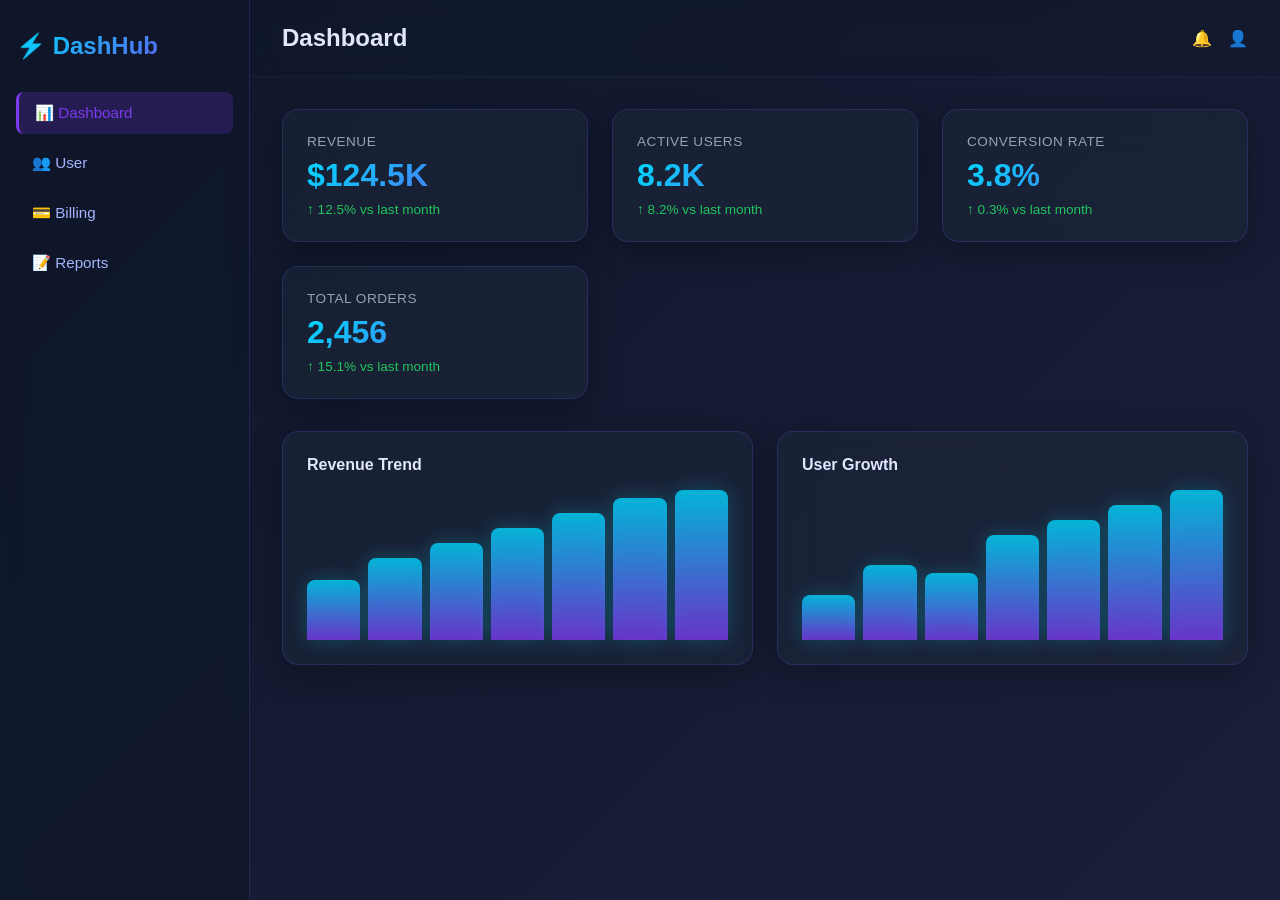
<file: index.html>
<!DOCTYPE html>
<html lang="en">
<head>
    <meta charset="UTF-8">
    <meta name="viewport" content="width=device-width, initial-scale=1.0">
    <link rel="stylesheet" href="./asset/index.css">
    <link rel="shortcut icon" href="./img/logo-removebg-preview.png" type="image/x-icon">
    <title>DashHub</title>
</head>
<body>
    <div class="container">
        <div class="sidebar" id="sidebar">
            <div class="logo">⚡ DashHub</div>
            <nav>
                <div class="nav-item active">📊 Dashboard</div>
                <div class="nav-item">👥 User</div>
                <a href="billing.html"><div class="nav-item">💳 Billing</div></a>
                <a href="report.html"><div class="nav-item">📝 Reports</div></a>
            </nav>
        </div>

        <div class="main">
            <div class="header">
                <h1 class="header-title">Dashboard</h1>
                <button class="menu-toggle" id="menuToggle">☰ Menu</button>
                <div class="header-actions">
                    <span>🔔</span>
                    <span>👤</span>
                </div>
            </div>

            <div class="content">
                <div class="grid">
                    <div class="kpi-card">
                        <div class="kpi-label">Revenue</div>
                        <div class="kpi-value">$124.5K</div>
                        <div class="kpi-change">↑ 12.5% vs last month</div>
                    </div>
                    <div class="kpi-card">
                        <div class="kpi-label">Active Users</div>
                        <div class="kpi-value">8.2K</div>
                        <div class="kpi-change">↑ 8.2% vs last month</div>
                    </div>
                    <div class="kpi-card">
                        <div class="kpi-label">Conversion Rate</div>
                        <div class="kpi-value">3.8%</div>
                        <div class="kpi-change">↑ 0.3% vs last month</div>
                    </div>
                    <div class="kpi-card">
                        <div class="kpi-label">Total Orders</div>
                        <div class="kpi-value">2,456</div>
                        <div class="kpi-change">↑ 15.1% vs last month</div>
                    </div>
                </div>

                <div class="charts-grid">
                    <div class="chart-card">
                        <div class="chart-title">Revenue Trend</div>
                        <div class="chart-bars">
                            <div class="bar" style="height: 40%;"></div>
                            <div class="bar" style="height: 55%;"></div>
                            <div class="bar" style="height: 65%;"></div>
                            <div class="bar" style="height: 75%;"></div>
                            <div class="bar" style="height: 85%;"></div>
                            <div class="bar" style="height: 95%;"></div>
                            <div class="bar" style="height: 100%;"></div>
                        </div>
                    </div>

                    <div class="chart-card">
                        <div class="chart-title">User Growth</div>
                        <div class="chart-bars">
                            <div class="bar" style="height: 30%;"></div>
                            <div class="bar" style="height: 50%;"></div>
                            <div class="bar" style="height: 45%;"></div>
                            <div class="bar" style="height: 70%;"></div>
                            <div class="bar" style="height: 80%;"></div>
                            <div class="bar" style="height: 90%;"></div>
                            <div class="bar" style="height: 100%;"></div>
                        </div>
                    </div>
                </div>
            </div>
        </div>
    </div>

    <script>
        const menuToggle = document.getElementById('menuToggle');
        const sidebar = document.getElementById('sidebar');

        menuToggle.addEventListener('click', () => {
            sidebar.classList.toggle('active');
        });

        document.querySelectorAll('.nav-item').forEach(item => {
            item.addEventListener('click', function() {
                document.querySelectorAll('.nav-item').forEach(i => i.classList.remove('active'));
                this.classList.add('active');
                if (window.innerWidth <= 768) {
                    sidebar.classList.remove('active');
                }
            });
        });
    </script>
</body>
</html>
</file>
<file: asset/index.css>
* {
margin: 0;
padding: 0;
box-sizing: border-box;
}

body {
font-family: 'Segoe UI', Tahoma, Geneva, Verdana, sans-serif;
background: linear-gradient(135deg, #0f172a 0%, #1a1f3a 100%);
color: #e0e7ff;
overflow-x: hidden;
}

.container {
display: flex;
height: 100vh;
}

/* Sidebar */
.sidebar {
width: 250px;
background: rgba(15, 23, 42, 0.8);
backdrop-filter: blur(10px);
border-right: 1px solid rgba(99, 102, 241, 0.2);
padding: 2rem 1rem;
overflow-y: auto;
transition: transform 0.3s ease;
}

.logo {
font-size: 1.5rem;
font-weight: 700;
background: linear-gradient(135deg, #00d9ff, #7c3aed);
-webkit-background-clip: text;
-webkit-text-fill-color: transparent;
margin-bottom: 2rem;
}

.nav-item {
padding: 0.75rem 1rem;
margin: 0.5rem 0;
cursor: pointer;
border-radius: 8px;
transition: all 0.3s ease;
color: #a5b4fc;
font-size: 0.95rem;
}
nav a{
    text-decoration: none;
    color: #a5b4fc;
}

.nav-item:hover {
background: rgba(99, 102, 241, 0.15);
color: #00d9ff;
border-left: 3px solid #00d9ff;
}

.nav-item.active {
background: rgba(124, 58, 237, 0.2);
color: #7c3aed;
border-left: 3px solid #7c3aed;
}

/* Main Content */
.main {
flex: 1;
display: flex;
flex-direction: column;
overflow-y: auto;
}

/* Header */
.header {
background: rgba(15, 23, 42, 0.4);
backdrop-filter: blur(10px);
border-bottom: 1px solid rgba(99, 102, 241, 0.1);
padding: 1.5rem 2rem;
display: flex;
justify-content: space-between;
align-items: center;
}

.header-title {
font-size: 1.5rem;
font-weight: 600;
}

.header-actions {
display: flex;
gap: 1rem;
align-items: center;
}

/* Content */
.content {
flex: 1;
padding: 2rem;
overflow-y: auto;
}

.grid {
display: grid;
grid-template-columns: repeat(auto-fit, minmax(250px, 1fr));
gap: 1.5rem;
margin-bottom: 2rem;
}

/* KPI Cards */
.kpi-card {
background: rgba(30, 41, 59, 0.5);
backdrop-filter: blur(20px);
border: 1px solid rgba(99, 102, 241, 0.2);
border-radius: 16px;
padding: 1.5rem;
transition: all 0.3s ease;
box-shadow: 0 8px 32px rgba(0, 0, 0, 0.3);
}

.kpi-card:hover {
border-color: rgba(124, 58, 237, 0.5);
background: rgba(124, 58, 237, 0.1);
transform: translateY(-4px);
box-shadow: 0 12px 48px rgba(124, 58, 237, 0.2);
}

.kpi-label {
font-size: 0.85rem;
color: #94a3b8;
margin-bottom: 0.5rem;
text-transform: uppercase;
letter-spacing: 0.5px;
}

.kpi-value {
font-size: 2rem;
font-weight: 700;
background: linear-gradient(135deg, #00d9ff, #7c3aed);
-webkit-background-clip: text;
-webkit-text-fill-color: transparent;
margin-bottom: 0.5rem;
}

.kpi-change {
font-size: 0.85rem;
color: #22c55e;
}

/* Charts Container */
.charts-grid {
display: grid;
grid-template-columns: repeat(auto-fit, minmax(300px, 1fr));
gap: 1.5rem;
}

.chart-card {
background: rgba(30, 41, 59, 0.5);
backdrop-filter: blur(20px);
border: 1px solid rgba(99, 102, 241, 0.2);
border-radius: 16px;
padding: 1.5rem;
box-shadow: 0 8px 32px rgba(0, 0, 0, 0.3);
}

.chart-title {
font-size: 1rem;
font-weight: 600;
margin-bottom: 1rem;
color: #e0e7ff;
}

.chart-bars {
display: flex;
align-items: flex-end;
gap: 0.5rem;
height: 150px;
}

.bar {
flex: 1;
background: linear-gradient(180deg, #00d9ff, #7c3aed);
border-radius: 8px 8px 0 0;
opacity: 0.8;
transition: all 0.3s ease;
cursor: pointer;
box-shadow: 0 0 20px rgba(0, 217, 255, 0.3);
}

.bar:hover {
opacity: 1;
box-shadow: 0 0 30px rgba(0, 217, 255, 0.6);
}

/* Mobile Menu Toggle */
.menu-toggle {
display: none;
background: rgba(99, 102, 241, 0.2);
border: 1px solid rgba(99, 102, 241, 0.3);
color: #00d9ff;
padding: 0.5rem 1rem;
border-radius: 8px;
cursor: pointer;
font-size: 1rem;
}

/* Responsive */
@media (max-width: 768px) {
.menu-toggle {
    display: block;
}

.container {
    flex-direction: column;
}

.sidebar {
    width: 100%;
    position: absolute;
    height: auto;
    transform: translateY(-100%);
    z-index: 1000;
    border-right: none;
    border-bottom: 1px solid rgba(99, 102, 241, 0.2);
}

.sidebar.active {
    transform: translateY(0);
}

.main {
    margin-top: 0;
}

.header {
    padding: 1rem;
}

.header-title {
    font-size: 1.25rem;
}

.content {
    padding: 1rem;
}

.grid {
    grid-template-columns: repeat(auto-fit, minmax(150px, 1fr));
    gap: 1rem;
}

.kpi-card {
    padding: 1rem;
}

.kpi-value {
    font-size: 1.5rem;
}

.charts-grid {
    grid-template-columns: 1fr;
}
}

@media (max-width: 480px) {
.header {
    flex-direction: column;
    gap: 1rem;
}

.header-actions {
    width: 100%;
    justify-content: space-between;
}

.grid {
    grid-template-columns: 1fr;
}

.kpi-label {
    font-size: 0.75rem;
}

.kpi-value {
    font-size: 1.25rem;
}

.content {
    padding: 0.75rem;
}
}

/* Scrollbar */
::-webkit-scrollbar {
width: 8px;
}

::-webkit-scrollbar-track {
background: transparent;
}

::-webkit-scrollbar-thumb {
background: rgba(124, 58, 237, 0.3);
border-radius: 4px;
}

::-webkit-scrollbar-thumb:hover {
background: rgba(124, 58, 237, 0.5);
}
</file>
